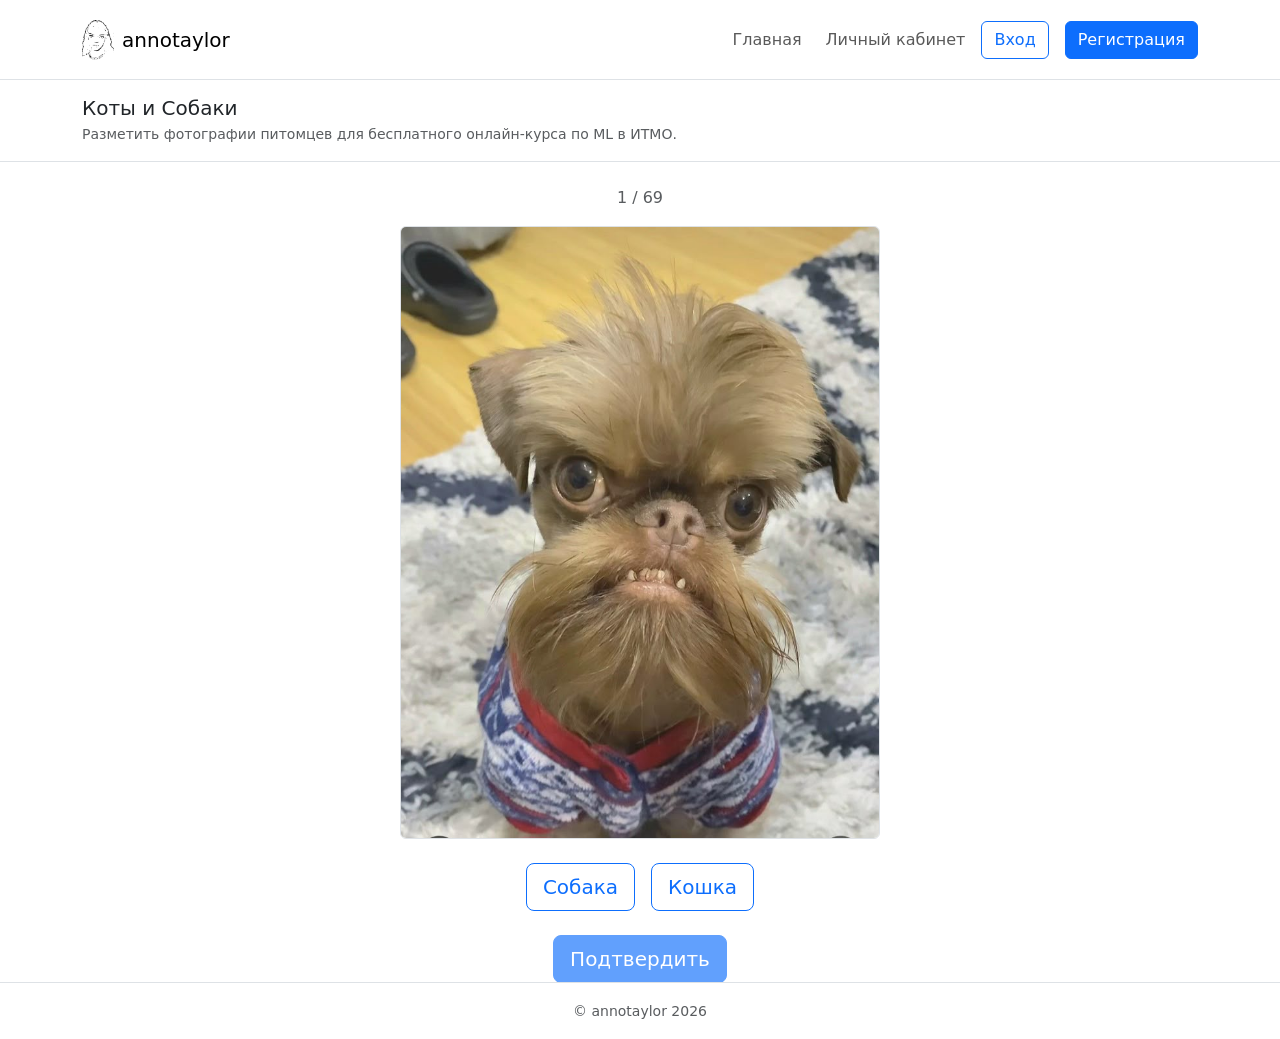
<file: annotation.html>
<!DOCTYPE html>
<html lang="ru">
<head>
    <meta charset="UTF-8">
    <meta name="viewport" content="width=device-width, initial-scale=1.0">
    <meta name="color-scheme" content="light dark">
    <script src="js/theme.js"></script>
    <title>annotaylor: Аннотация</title>
    <link href="https://cdn.jsdelivr.net/npm/bootstrap@5.3.8/dist/css/bootstrap.min.css" rel="stylesheet">
    <link href="css/styles.css" rel="stylesheet">
</head>
<body>
    <nav class="navbar border-bottom" aria-label="Основная навигация">
        <div class="container">
            <a class="navbar-brand d-flex align-items-center gap-2" href="index.html">
                <img src="img/logo.png" alt="" height="40">
                annotaylor
            </a>
            <div class="d-flex align-items-center gap-3">
                <ul class="navbar-nav list-group-horizontal gap-4">
                    <li class="nav-item"><a class="nav-link" href="index.html">Главная</a></li>
                    <li class="nav-item"><a class="nav-link" href="profile.html">Личный кабинет</a></li>
                </ul>
                <button type="button" class="btn btn-outline-primary" data-bs-toggle="modal" data-bs-target="#loginModal">Вход</button>
                <button type="button" class="btn btn-primary" data-bs-toggle="modal" data-bs-target="#registerModal">Регистрация</button>
            </div>
        </div>
    </nav>

    <header class="annotation-header border-bottom">
        <div class="container py-3">
            <h1 class="h5 mb-1">Коты и Собаки</h1>
            <p class="annotation-header-desc text-muted mb-0">Разметить фотографии питомцев для бесплатного онлайн-курса по ML в ИТМО.</p>
        </div>
    </header>

    <main class="annotation py-4">
        <div class="container">
            <p class="annotation-progress text-muted text-center mb-3" role="status" aria-label="Прогресс: 1 из 69">1 / 69</p>
            <div class="annotation-image-wrap mx-auto mb-4">
                <img src="img/dog.jpg" alt="Изображение для разметки" class="annotation-image">
            </div>
            <div class="annotation-classes d-flex justify-content-center gap-3 mb-4" role="group" aria-label="Выберите класс изображения">
                <input type="radio" class="btn-check" name="class" id="class-dog" value="dog" autocomplete="off">
                <label class="btn btn-outline-primary btn-lg" for="class-dog">Собака</label>
                <input type="radio" class="btn-check" name="class" id="class-cat" value="cat" autocomplete="off">
                <label class="btn btn-outline-primary btn-lg" for="class-cat">Кошка</label>
            </div>
            <div class="text-center">
                <button type="button" class="btn btn-primary btn-lg" id="confirm-btn" disabled>Подтвердить</button>
            </div>
        </div>
    </main>

    <footer class="border-top py-3 mt-auto">
        <div class="container text-center text-muted">
            <small>© annotaylor 2026</small>
        </div>
    </footer>

    <script src="https://cdn.jsdelivr.net/npm/bootstrap@5.3.8/dist/js/bootstrap.bundle.min.js"></script>
    <script src="js/auth-modals.js"></script>
    <script src="js/annotation.js"></script>
</body>
</html>
</file>
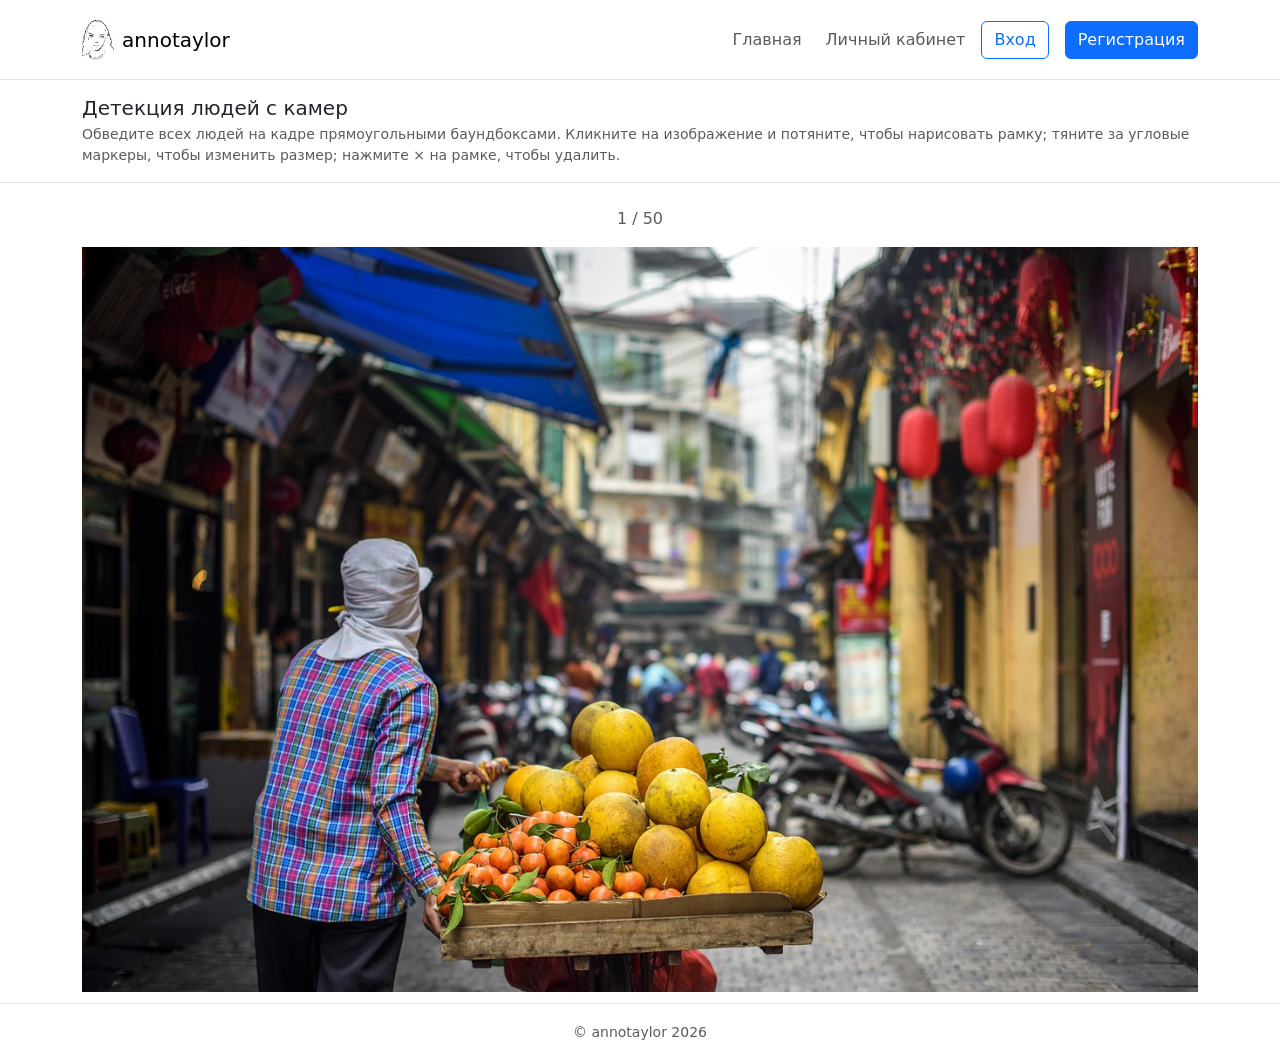
<file: detection.html>
<!DOCTYPE html>
<html lang="ru">
<head>
    <meta charset="UTF-8">
    <meta name="viewport" content="width=device-width, initial-scale=1.0">
    <meta name="color-scheme" content="light dark">
    <script src="js/theme.js"></script>
    <title>annotaylor: Детекция людей с камер</title>
    <link href="https://cdn.jsdelivr.net/npm/bootstrap@5.3.8/dist/css/bootstrap.min.css" rel="stylesheet">
    <link href="css/styles.css" rel="stylesheet">
</head>
<body>
    <nav class="navbar border-bottom" aria-label="Основная навигация">
        <div class="container">
            <a class="navbar-brand d-flex align-items-center gap-2" href="index.html">
                <img src="img/logo.png" alt="" height="40">
                annotaylor
            </a>
            <div class="d-flex align-items-center gap-3">
                <ul class="navbar-nav list-group-horizontal gap-4">
                    <li class="nav-item"><a class="nav-link" href="index.html">Главная</a></li>
                    <li class="nav-item"><a class="nav-link" href="profile.html">Личный кабинет</a></li>
                </ul>
                <button type="button" class="btn btn-outline-primary" data-bs-toggle="modal" data-bs-target="#loginModal">Вход</button>
                <button type="button" class="btn btn-primary" data-bs-toggle="modal" data-bs-target="#registerModal">Регистрация</button>
            </div>
        </div>
    </nav>

    <header class="annotation-header border-bottom">
        <div class="container py-3">
            <h1 class="h5 mb-1">Детекция людей с камер</h1>
            <p class="annotation-header-desc text-muted mb-0">Обведите всех людей на кадре прямоугольными баундбоксами. Кликните на изображение и потяните, чтобы нарисовать рамку; тяните за угловые маркеры, чтобы изменить размер; нажмите × на рамке, чтобы удалить.</p>
        </div>
    </header>

    <main class="py-4">
        <div class="container">
            <p class="text-muted text-center mb-3" role="status" aria-label="Прогресс: 1 из 50">1 / 50</p>
            <div class="d-flex justify-content-center mb-4">
                <div id="detect-wrapper" class="detect-wrapper">
                    <img id="detect-img" src="img/to_detect.jpg" alt="Кадр для разметки">
                </div>
            </div>
            <div class="text-center">
                <button type="button" class="btn btn-primary btn-lg" id="confirm-btn" disabled>Подтвердить</button>
            </div>
        </div>
    </main>

    <footer class="border-top py-3 mt-auto">
        <div class="container text-center text-muted">
            <small>© annotaylor 2026</small>
        </div>
    </footer>

    <script src="https://cdn.jsdelivr.net/npm/bootstrap@5.3.8/dist/js/bootstrap.bundle.min.js"></script>
    <script src="js/auth-modals.js"></script>
    <script src="js/detection.js"></script>
</body>
</html>
</file>
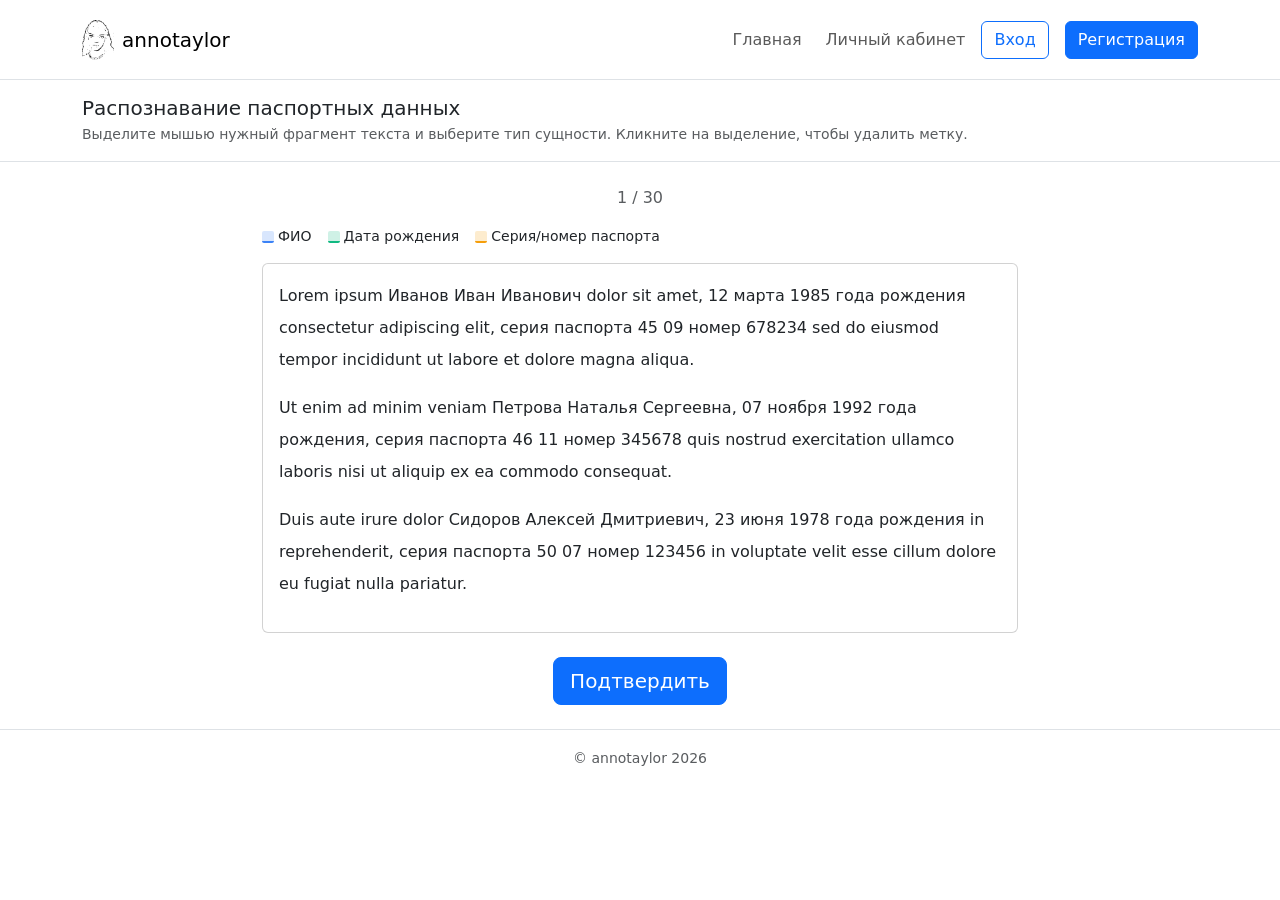
<file: ner.html>
<!DOCTYPE html>
<html lang="ru">
<head>
    <meta charset="UTF-8">
    <meta name="viewport" content="width=device-width, initial-scale=1.0">
    <meta name="color-scheme" content="light dark">
    <script src="js/theme.js"></script>
    <title>annotaylor: Распознавание паспортных данных</title>
    <link href="https://cdn.jsdelivr.net/npm/bootstrap@5.3.8/dist/css/bootstrap.min.css" rel="stylesheet">
    <link href="css/styles.css" rel="stylesheet">
</head>
<body>
    <nav class="navbar border-bottom" aria-label="Основная навигация">
        <div class="container">
            <a class="navbar-brand d-flex align-items-center gap-2" href="index.html">
                <img src="img/logo.png" alt="" height="40">
                annotaylor
            </a>
            <div class="d-flex align-items-center gap-3">
                <ul class="navbar-nav list-group-horizontal gap-4">
                    <li class="nav-item"><a class="nav-link" href="index.html">Главная</a></li>
                    <li class="nav-item"><a class="nav-link" href="profile.html">Личный кабинет</a></li>
                </ul>
                <button type="button" class="btn btn-outline-primary" data-bs-toggle="modal" data-bs-target="#loginModal">Вход</button>
                <button type="button" class="btn btn-primary" data-bs-toggle="modal" data-bs-target="#registerModal">Регистрация</button>
            </div>
        </div>
    </nav>

    <header class="annotation-header border-bottom">
        <div class="container py-3">
            <h1 class="h5 mb-1">Распознавание паспортных данных</h1>
            <p class="annotation-header-desc text-muted mb-0">Выделите мышью нужный фрагмент текста и выберите тип сущности. Кликните на выделение, чтобы удалить метку.</p>
        </div>
    </header>

    <main class="py-4">
        <div class="container" style="max-width: 780px;">
            <p class="text-muted text-center mb-3" role="status" aria-label="Прогресс: 1 из 30">1 / 30</p>

            <div class="d-flex gap-3 flex-wrap mb-3" role="list" aria-label="Обозначения типов сущностей">
                <span class="d-flex align-items-center gap-1 small" role="listitem">
                    <span class="ner-legend-dot" style="background:#3b82f633; border-bottom: 2px solid #3b82f6;" aria-hidden="true"></span> ФИО
                </span>
                <span class="d-flex align-items-center gap-1 small" role="listitem">
                    <span class="ner-legend-dot" style="background:#10b98133; border-bottom: 2px solid #10b981;" aria-hidden="true"></span> Дата рождения
                </span>
                <span class="d-flex align-items-center gap-1 small" role="listitem">
                    <span class="ner-legend-dot" style="background:#f59e0b33; border-bottom: 2px solid #f59e0b;" aria-hidden="true"></span> Серия/номер паспорта
                </span>
            </div>

            <div class="card mb-4">
                <div class="card-body">
                    <div id="ner-text" class="ner-text">
                        <p>Lorem ipsum Иванов Иван Иванович dolor sit amet, 12 марта 1985 года рождения consectetur adipiscing elit, серия паспорта 45&nbsp;09 номер 678234 sed do eiusmod tempor incididunt ut labore et dolore magna aliqua.</p>
                        <p>Ut enim ad minim veniam Петрова Наталья Сергеевна, 07 ноября 1992 года рождения, серия паспорта 46&nbsp;11 номер 345678 quis nostrud exercitation ullamco laboris nisi ut aliquip ex ea commodo consequat.</p>
                        <p>Duis aute irure dolor Сидоров Алексей Дмитриевич, 23 июня 1978 года рождения in reprehenderit, серия паспорта 50&nbsp;07 номер 123456 in voluptate velit esse cillum dolore eu fugiat nulla pariatur.</p>
                    </div>
                    <div id="ner-popup" class="ner-popup d-none" role="dialog" aria-label="Выберите тип сущности">
                        <button class="btn btn-sm ner-entity-btn" data-entity="fio" style="background:#3b82f620; border-color:#3b82f6; color:#1d4ed8;" aria-label="Отметить как ФИО">ФИО</button>
                        <button class="btn btn-sm ner-entity-btn" data-entity="dob" style="background:#10b98120; border-color:#10b981; color:#065f46;" aria-label="Отметить как Дата рождения">Дата рождения</button>
                        <button class="btn btn-sm ner-entity-btn" data-entity="passport" style="background:#f59e0b20; border-color:#f59e0b; color:#92400e;" aria-label="Отметить как Серия/номер паспорта">Серия/номер паспорта</button>
                    </div>
                </div>
            </div>

            <div class="text-center">
                <button type="button" class="btn btn-primary btn-lg" id="confirm-btn">Подтвердить</button>
            </div>
        </div>
    </main>

    <footer class="border-top py-3 mt-auto">
        <div class="container text-center text-muted">
            <small>© annotaylor 2026</small>
        </div>
    </footer>

    <script src="https://cdn.jsdelivr.net/npm/bootstrap@5.3.8/dist/js/bootstrap.bundle.min.js"></script>
    <script src="js/auth-modals.js"></script>
    <script src="js/ner.js"></script>
</body>
</html>
</file>
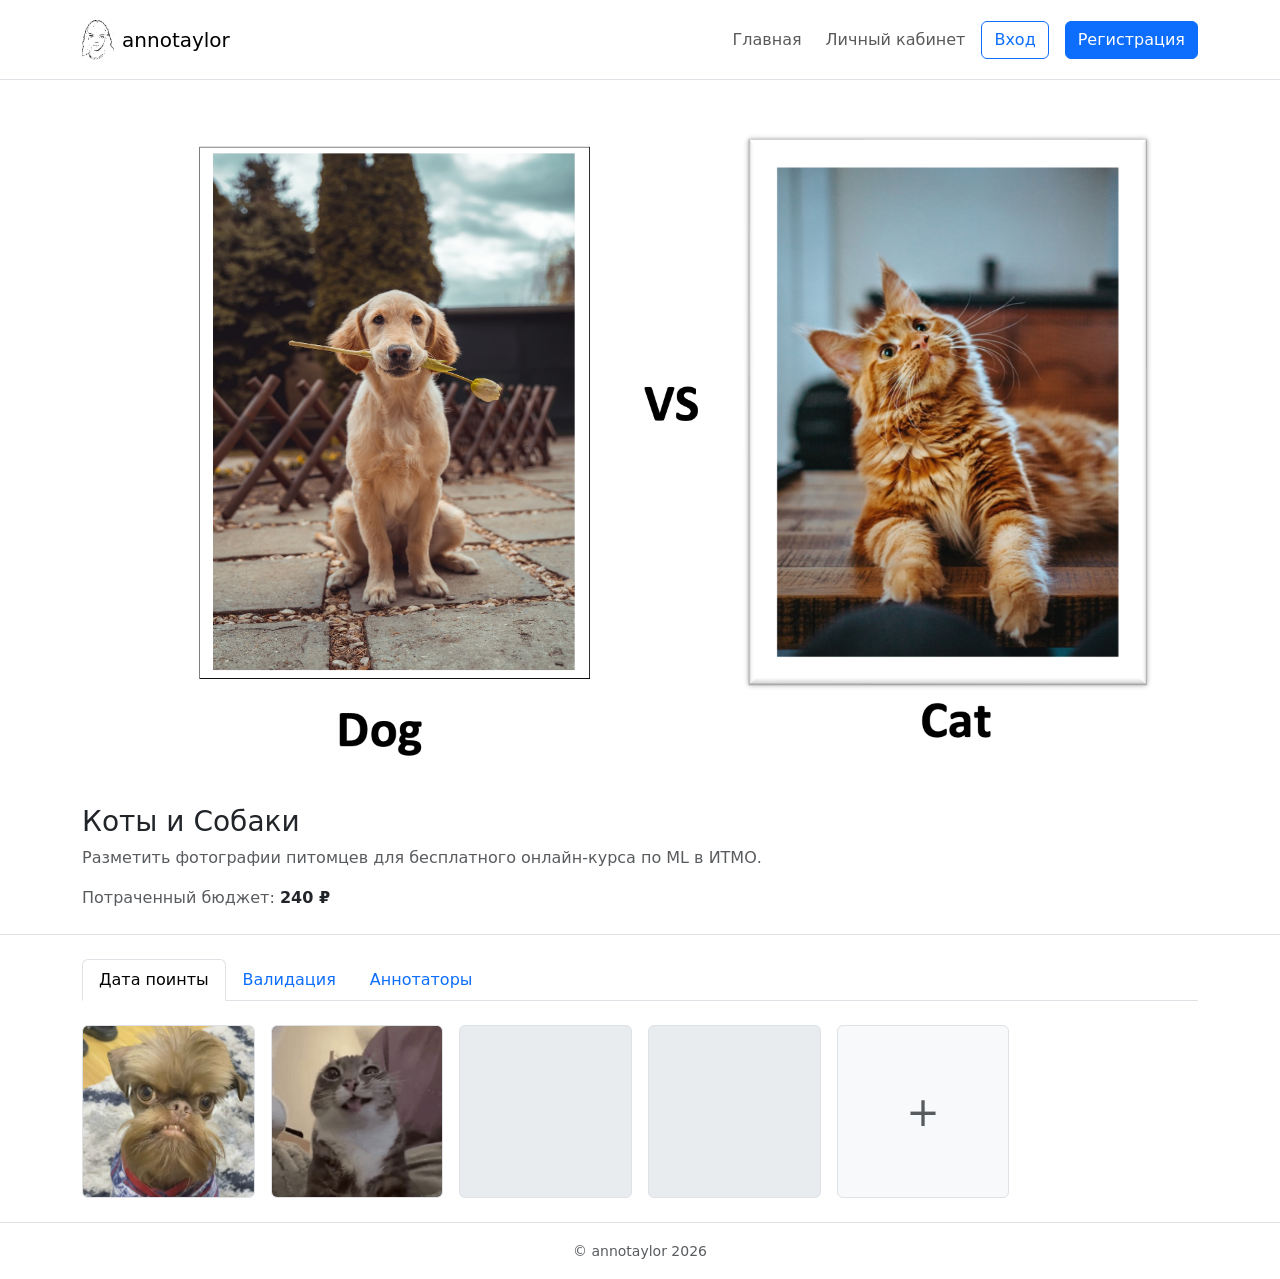
<file: project.html>
<!DOCTYPE html>
<html lang="ru">
<head>
    <meta charset="UTF-8">
    <meta name="viewport" content="width=device-width, initial-scale=1.0">
    <meta name="color-scheme" content="light dark">
    <script src="js/theme.js"></script>
    <title>annotaylor: Коты и Собаки</title>
    <link href="https://cdn.jsdelivr.net/npm/bootstrap@5.3.8/dist/css/bootstrap.min.css" rel="stylesheet">
    <link href="css/styles.css" rel="stylesheet">
</head>
<body>
    <nav class="navbar border-bottom" aria-label="Основная навигация">
        <div class="container">
            <a class="navbar-brand d-flex align-items-center gap-2" href="index.html">
                <img src="img/logo.png" alt="" height="40">
                annotaylor
            </a>
            <div class="d-flex align-items-center gap-3">
                <ul class="navbar-nav list-group-horizontal gap-4">
                    <li class="nav-item"><a class="nav-link" href="index.html">Главная</a></li>
                    <li class="nav-item"><a class="nav-link" href="profile.html">Личный кабинет</a></li>
                </ul>
                <button type="button" class="btn btn-outline-primary" data-bs-toggle="modal" data-bs-target="#loginModal">Вход</button>
                <button type="button" class="btn btn-primary" data-bs-toggle="modal" data-bs-target="#registerModal">Регистрация</button>
            </div>
        </div>
    </nav>

    <section class="project-header border-bottom py-4">
        <div class="container">
            <img src="img/image_classification.png" alt="" class="project-cover mb-4">
            <h1 class="h3 mb-2">Коты и Собаки</h1>
            <p class="text-muted mb-3">Разметить фотографии питомцев для бесплатного онлайн-курса по ML в ИТМО.</p>
            <p class="mb-0"><span class="text-muted">Потраченный бюджет:</span> <span class="fw-semibold" data-price-rub="240">240 ₽</span></p>
        </div>
    </section>

    <section class="project-content py-4">
        <div class="container">
            <ul class="nav nav-tabs mb-4" role="tablist">
                <li class="nav-item" role="presentation">
                    <button class="nav-link active" id="datapoints-tab" data-bs-toggle="tab" data-bs-target="#datapoints" type="button" role="tab" aria-controls="datapoints" aria-selected="true">Дата поинты</button>
                </li>
                <li class="nav-item" role="presentation">
                    <button class="nav-link" id="validation-tab" data-bs-toggle="tab" data-bs-target="#validation" type="button" role="tab" aria-controls="validation" aria-selected="false">Валидация</button>
                </li>
                <li class="nav-item" role="presentation">
                    <button class="nav-link" id="annotators-tab" data-bs-toggle="tab" data-bs-target="#annotators" type="button" role="tab" aria-controls="annotators" aria-selected="false">Аннотаторы</button>
                </li>
            </ul>

            <div class="tab-content">
                <div class="tab-pane fade show active" id="datapoints" role="tabpanel" aria-labelledby="datapoints-tab">
                    <div class="row g-3 dp-grid">
                        <div class="col-6 col-sm-4 col-md-3 col-lg-2">
                            <div class="dp-card">
                                <img src="img/dog.jpg" alt="" class="dp-card-img">
                            </div>
                        </div>
                        <div class="col-6 col-sm-4 col-md-3 col-lg-2">
                            <div class="dp-card">
                                <img src="img/cat.png" alt="" class="dp-card-img">
                            </div>
                        </div>
                        <div class="col-6 col-sm-4 col-md-3 col-lg-2">
                            <div class="dp-card dp-card-empty"></div>
                        </div>
                        <div class="col-6 col-sm-4 col-md-3 col-lg-2">
                            <div class="dp-card dp-card-empty"></div>
                        </div>
                        <div class="col-6 col-sm-4 col-md-3 col-lg-2">
                            <button type="button" class="dp-card dp-card-add" aria-label="Добавить дата поинт">
                                <span class="dp-add-icon" aria-hidden="true">+</span>
                            </button>
                        </div>
                    </div>
                </div>

                <div class="tab-pane fade" id="validation" role="tabpanel" aria-labelledby="validation-tab">
                    <div class="row g-4">
                        <div class="col-sm-6 col-md-4 col-lg-3">
                            <div class="validation-item">
                                <div class="dp-card">
                                    <img src="img/dog.jpg" alt="" class="dp-card-img">
                                </div>
                                <p class="validation-class fw-semibold mb-0 mt-2">Собака</p>
                            </div>
                        </div>
                        <div class="col-sm-6 col-md-4 col-lg-3">
                            <div class="validation-item">
                                <div class="dp-card">
                                    <img src="img/cat.png" alt="" class="dp-card-img">
                                </div>
                                <p class="validation-class fw-semibold mb-0 mt-2">Кошка</p>
                            </div>
                        </div>
                    </div>
                </div>

                <div class="tab-pane fade" id="annotators" role="tabpanel" aria-labelledby="annotators-tab">
                    <div class="table-responsive">
                        <table class="table align-middle annotators-table mb-0" aria-label="Список аннотаторов проекта">
                            <thead>
                                <tr>
                                    <th>Аннотатор</th>
                                    <th>Дата поинтов</th>
                                    <th>Тесты</th>
                                    <th>Выплата</th>
                                </tr>
                            </thead>
                            <tbody>
                                <tr>
                                    <td>
                                        <div class="d-flex align-items-center gap-3">
                                            <img src="img/andrej.jpg" alt="Фото Андрея Чевапчичи" class="annotator-avatar">
                                            <a href="profile.html">Андрей Купаты</a>
                                        </div>
                                    </td>
                                    <td>34</td>
                                    <td><span class="text-success fw-semibold">100%</span></td>
                                    <td data-price-rub="170">170 ₽</td>
                                </tr>
                                <tr>
                                    <td>
                                        <div class="d-flex align-items-center gap-3">
                                            <img src="img/generic_pfp.png" alt="Фото Ильи Суцвекера" class="annotator-avatar">
                                            <a href="profile.html">Илья Суцвекер</a>
                                        </div>
                                    </td>
                                    <td>21</td>
                                    <td><span class="text-danger fw-semibold">67%</span></td>
                                    <td data-price-rub="0">0 ₽</td>
                                </tr>
                                <tr>
                                    <td>
                                        <div class="d-flex align-items-center gap-3">
                                            <img src="img/generic_pfp.png" alt="Фото Миры Мурати" class="annotator-avatar">
                                            <a href="profile.html">Мира Мурати</a>
                                        </div>
                                    </td>
                                    <td>14</td>
                                    <td><span class="text-success fw-semibold">100%</span></td>
                                    <td data-price-rub="70">70 ₽</td>
                                </tr>
                            </tbody>
                        </table>
                    </div>
                </div>
            </div>
        </div>
    </section>

    <footer class="border-top py-3 mt-auto">
        <div class="container text-center text-muted">
            <small>© annotaylor 2026</small>
        </div>
    </footer>

    <script src="https://cdn.jsdelivr.net/npm/bootstrap@5.3.8/dist/js/bootstrap.bundle.min.js"></script>
    <script src="js/auth-modals.js"></script>
    <script src="js/currency.js"></script>
</body>
</html>
</file>
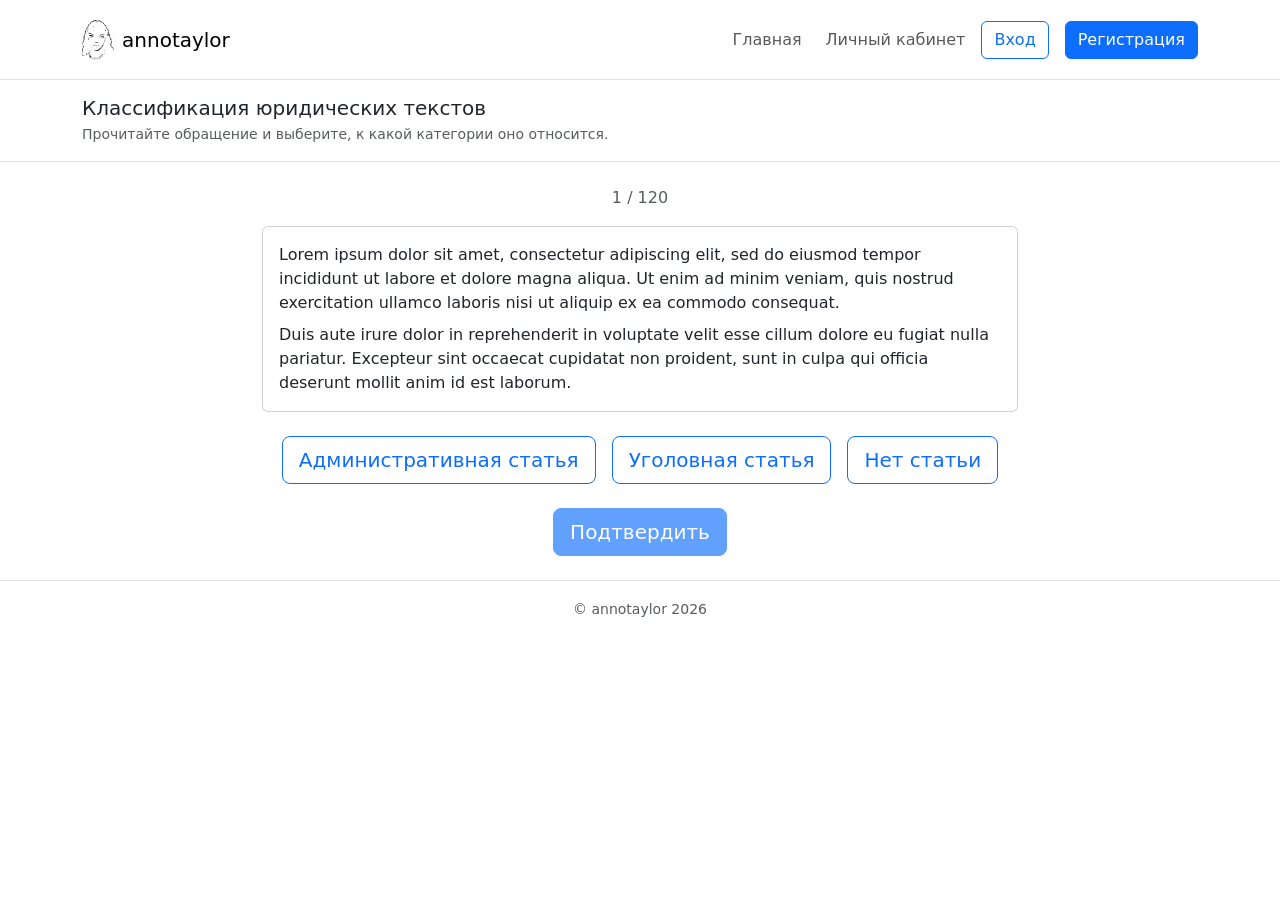
<file: text-classification.html>
<!DOCTYPE html>
<html lang="ru">
<head>
    <meta charset="UTF-8">
    <meta name="viewport" content="width=device-width, initial-scale=1.0">
    <meta name="color-scheme" content="light dark">
    <script src="js/theme.js"></script>
    <title>annotaylor: Классификация юридических текстов</title>
    <link href="https://cdn.jsdelivr.net/npm/bootstrap@5.3.8/dist/css/bootstrap.min.css" rel="stylesheet">
    <link href="css/styles.css" rel="stylesheet">
</head>
<body>
    <nav class="navbar border-bottom" aria-label="Основная навигация">
        <div class="container">
            <a class="navbar-brand d-flex align-items-center gap-2" href="index.html">
                <img src="img/logo.png" alt="" height="40">
                annotaylor
            </a>
            <div class="d-flex align-items-center gap-3">
                <ul class="navbar-nav list-group-horizontal gap-4">
                    <li class="nav-item"><a class="nav-link" href="index.html">Главная</a></li>
                    <li class="nav-item"><a class="nav-link" href="profile.html">Личный кабинет</a></li>
                </ul>
                <button type="button" class="btn btn-outline-primary" data-bs-toggle="modal" data-bs-target="#loginModal">Вход</button>
                <button type="button" class="btn btn-primary" data-bs-toggle="modal" data-bs-target="#registerModal">Регистрация</button>
            </div>
        </div>
    </nav>

    <header class="annotation-header border-bottom">
        <div class="container py-3">
            <h1 class="h5 mb-1">Классификация юридических текстов</h1>
            <p class="annotation-header-desc text-muted mb-0">Прочитайте обращение и выберите, к какой категории оно относится.</p>
        </div>
    </header>

    <main class="py-4">
        <div class="container" style="max-width: 780px;">
            <p class="text-muted text-center mb-3" role="status" aria-label="Прогресс: 1 из 120">1 / 120</p>

            <div class="card mb-4">
                <div class="card-body">
                    <p class="mb-2">Lorem ipsum dolor sit amet, consectetur adipiscing elit, sed do eiusmod tempor incididunt ut labore et dolore magna aliqua. Ut enim ad minim veniam, quis nostrud exercitation ullamco laboris nisi ut aliquip ex ea commodo consequat.</p>
                    <p class="mb-0">Duis aute irure dolor in reprehenderit in voluptate velit esse cillum dolore eu fugiat nulla pariatur. Excepteur sint occaecat cupidatat non proident, sunt in culpa qui officia deserunt mollit anim id est laborum.</p>
                </div>
            </div>

            <div class="d-flex justify-content-center gap-3 mb-4 flex-wrap" role="group" aria-label="Выберите категорию обращения">
                <input type="radio" class="btn-check" name="textclass" id="class-admin" value="admin" autocomplete="off">
                <label class="btn btn-outline-primary btn-lg" for="class-admin">Административная статья</label>

                <input type="radio" class="btn-check" name="textclass" id="class-criminal" value="criminal" autocomplete="off">
                <label class="btn btn-outline-primary btn-lg" for="class-criminal">Уголовная статья</label>

                <input type="radio" class="btn-check" name="textclass" id="class-none" value="none" autocomplete="off">
                <label class="btn btn-outline-primary btn-lg" for="class-none">Нет статьи</label>
            </div>

            <div class="text-center">
                <button type="button" class="btn btn-primary btn-lg" id="confirm-btn" disabled>Подтвердить</button>
            </div>
        </div>
    </main>

    <footer class="border-top py-3 mt-auto">
        <div class="container text-center text-muted">
            <small>© annotaylor 2026</small>
        </div>
    </footer>

    <script src="https://cdn.jsdelivr.net/npm/bootstrap@5.3.8/dist/js/bootstrap.bundle.min.js"></script>
    <script src="js/auth-modals.js"></script>
    <script src="js/text-classification.js"></script>
</body>
</html>
</file>
<file: css/styles.css>
body {
    width: 100%;
    min-height: 100vh;
}

main {
    height: 100%;
    max-height: calc(100vh - 80px);
    overflow-x: auto;
    overflow-y: hidden;
}

aside {
    min-height: calc(100vh - 80px);
}

.navbar {
    height: 80px;
}

.hero {
    min-height: 50vh;
    display: flex;
    align-items: center;
    padding-block: 1.5rem;
}

.hero-image {
    width: 100%;
    max-height: calc(50vh - 3rem);
    object-fit: contain;
    display: block;
}

.order-card {
    overflow: hidden;
}

.order-card-cover {
    aspect-ratio: 16 / 10;
    object-fit: cover;
}

.order-card-type {
    font-size: 0.875rem;
    display: inline-flex;
    align-items: center;
    gap: 0.35em;
}

.order-card-type-icon {
    width: 1em;
    height: 1em;
    flex-shrink: 0;
    color: var(--bs-body-color);
}

.annotation-image-wrap {
    max-width: 480px;
}

.annotation-header {
    position: sticky;
    top: 0;
    z-index: 1020;
    background: var(--bs-body-bg);
}

.annotation-header-desc {
    font-size: 0.875rem;
}

.annotation-image {
    width: 100%;
    display: block;
    border-radius: var(--bs-border-radius);
    border: 1px solid var(--bs-border-color);
}

.notes-list {
    min-height: calc(100vh - 80px);
    max-height: calc(100vh - 80px);
    height: 100%;
}

.notes-list .card .card-body {
    padding: 0.25rem;
}

.notes-list .card.active {
    background: var(--bs-tertiary-bg);
    transition: background ease 500ms;
    cursor: pointer;
}

.notes-list .card:hover {
    background: var(--bs-tertiary-bg);
    transition: background ease 500ms;
    cursor: pointer;
}

.note-content {
    min-height: calc(100vh - 80px);
    max-height: calc(100vh - 80px);
    height: 100%;
}

.bi {
    stroke: currentColor;
    fill: transparent !important;
}

.profile-avatar {
    width: 96px;
    height: 96px;
    object-fit: cover;
    border-radius: 50%;
}

.profile-balance-amount {
    font-size: 1.5rem;
}

.stat-card-value {
    font-size: 2rem;
    font-weight: 600;
}

.project-cover {
    max-width: 100%;
    height: auto;
    display: block;
    border-radius: var(--bs-border-radius);
}

.dp-card {
    aspect-ratio: 1;
    border-radius: var(--bs-border-radius);
    border: 1px solid var(--bs-border-color);
    overflow: hidden;
    width: 100%;
    padding: 0;
    background: none;
}

.dp-card-img {
    width: 100%;
    height: 100%;
    object-fit: cover;
    display: block;
}

.dp-card-empty {
    background: var(--bs-secondary-bg);
}

.dp-card-add {
    display: flex;
    align-items: center;
    justify-content: center;
    background: var(--bs-tertiary-bg);
    cursor: pointer;
    color: var(--bs-secondary-color);
    transition: background 150ms ease, color 150ms ease;
}

.dp-card-add:hover {
    background: var(--bs-secondary-bg);
    color: var(--bs-primary);
}

.dp-add-icon {
    font-size: 2.5rem;
    line-height: 1;
    font-weight: 300;
}

.annotator-avatar {
    width: 40px;
    height: 40px;
    object-fit: cover;
    border-radius: 50%;
}

/* Detection */
.detect-wrapper {
    position: relative;
    display: inline-block;
    cursor: crosshair;
    user-select: none;
    max-width: 100%;
}

.detect-wrapper img {
    display: block;
    max-width: 100%;
    height: auto;
    pointer-events: none;
}

.bbox {
    position: absolute;
    border: 2px solid #0d6efd;
    background: rgba(13, 110, 253, 0.08);
    box-sizing: border-box;
}

.bbox-delete {
    position: absolute;
    top: -12px;
    right: -12px;
    width: 22px;
    height: 22px;
    border-radius: 50%;
    background: #dc3545;
    color: #fff;
    border: none;
    font-size: 15px;
    line-height: 1;
    cursor: pointer;
    display: flex;
    align-items: center;
    justify-content: center;
    padding: 0;
    z-index: 10;
}

.bbox-handle {
    position: absolute;
    width: 10px;
    height: 10px;
    background: #fff;
    border: 2px solid #0d6efd;
    border-radius: 2px;
    z-index: 5;
}
.bbox-handle-nw { top: -5px; left: -5px; cursor: nw-resize; }
.bbox-handle-ne { top: -5px; right: -5px; cursor: ne-resize; }
.bbox-handle-sw { bottom: -5px; left: -5px; cursor: sw-resize; }
.bbox-handle-se { bottom: -5px; right: -5px; cursor: se-resize; }

/* NER */
.ner-text {
    position: relative;
    line-height: 2;
    font-size: 1rem;
}

.ner-mark {
    border-radius: 3px;
    padding: 1px 2px;
    cursor: pointer;
    position: relative;
}

.ner-mark:hover {
    opacity: 0.7;
}

.ner-popup {
    position: absolute;
    z-index: 100;
    background: #fff;
    border: 1px solid var(--bs-border-color);
    border-radius: var(--bs-border-radius);
    box-shadow: 0 4px 12px rgba(0,0,0,.12);
    padding: 0.4rem 0.5rem;
    display: flex;
    gap: 0.4rem;
    white-space: nowrap;
}

.ner-legend-dot {
    display: inline-block;
    width: 12px;
    height: 12px;
    border-radius: 2px;
    vertical-align: middle;
}
</file>
